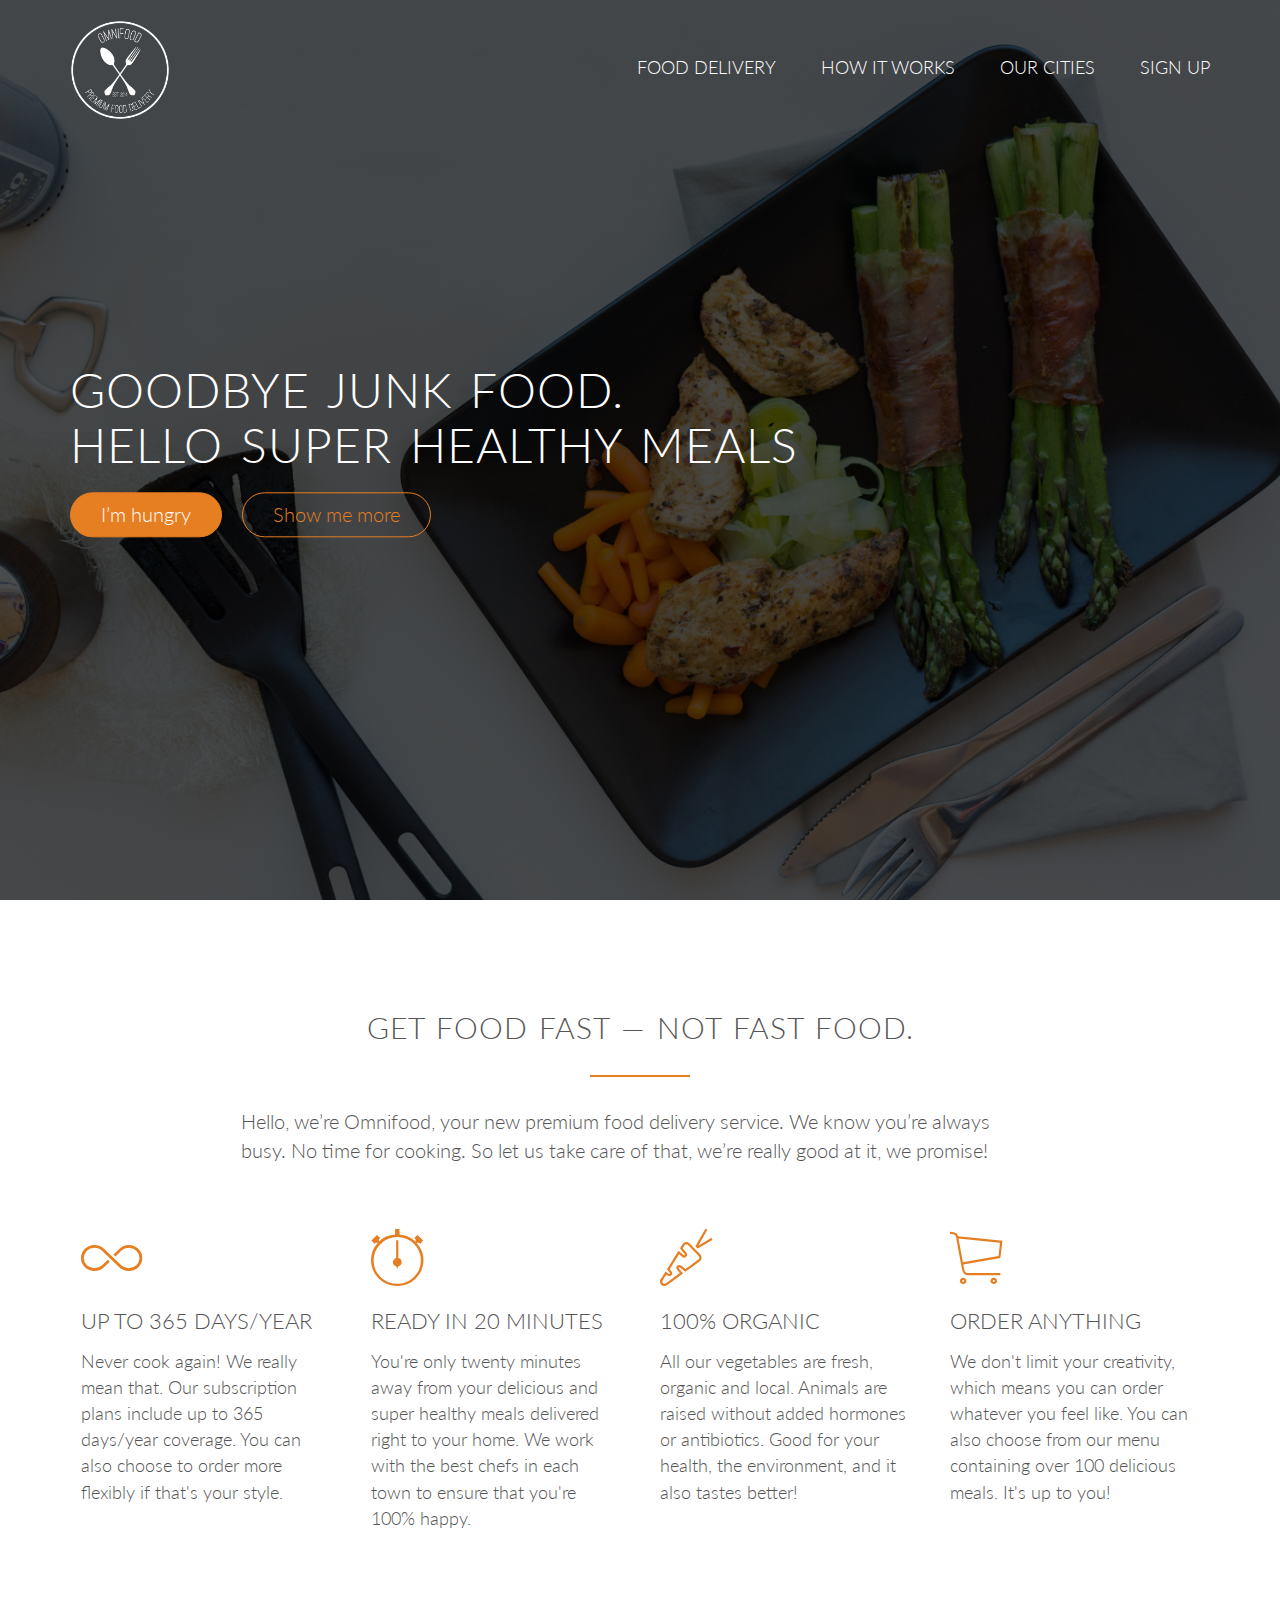
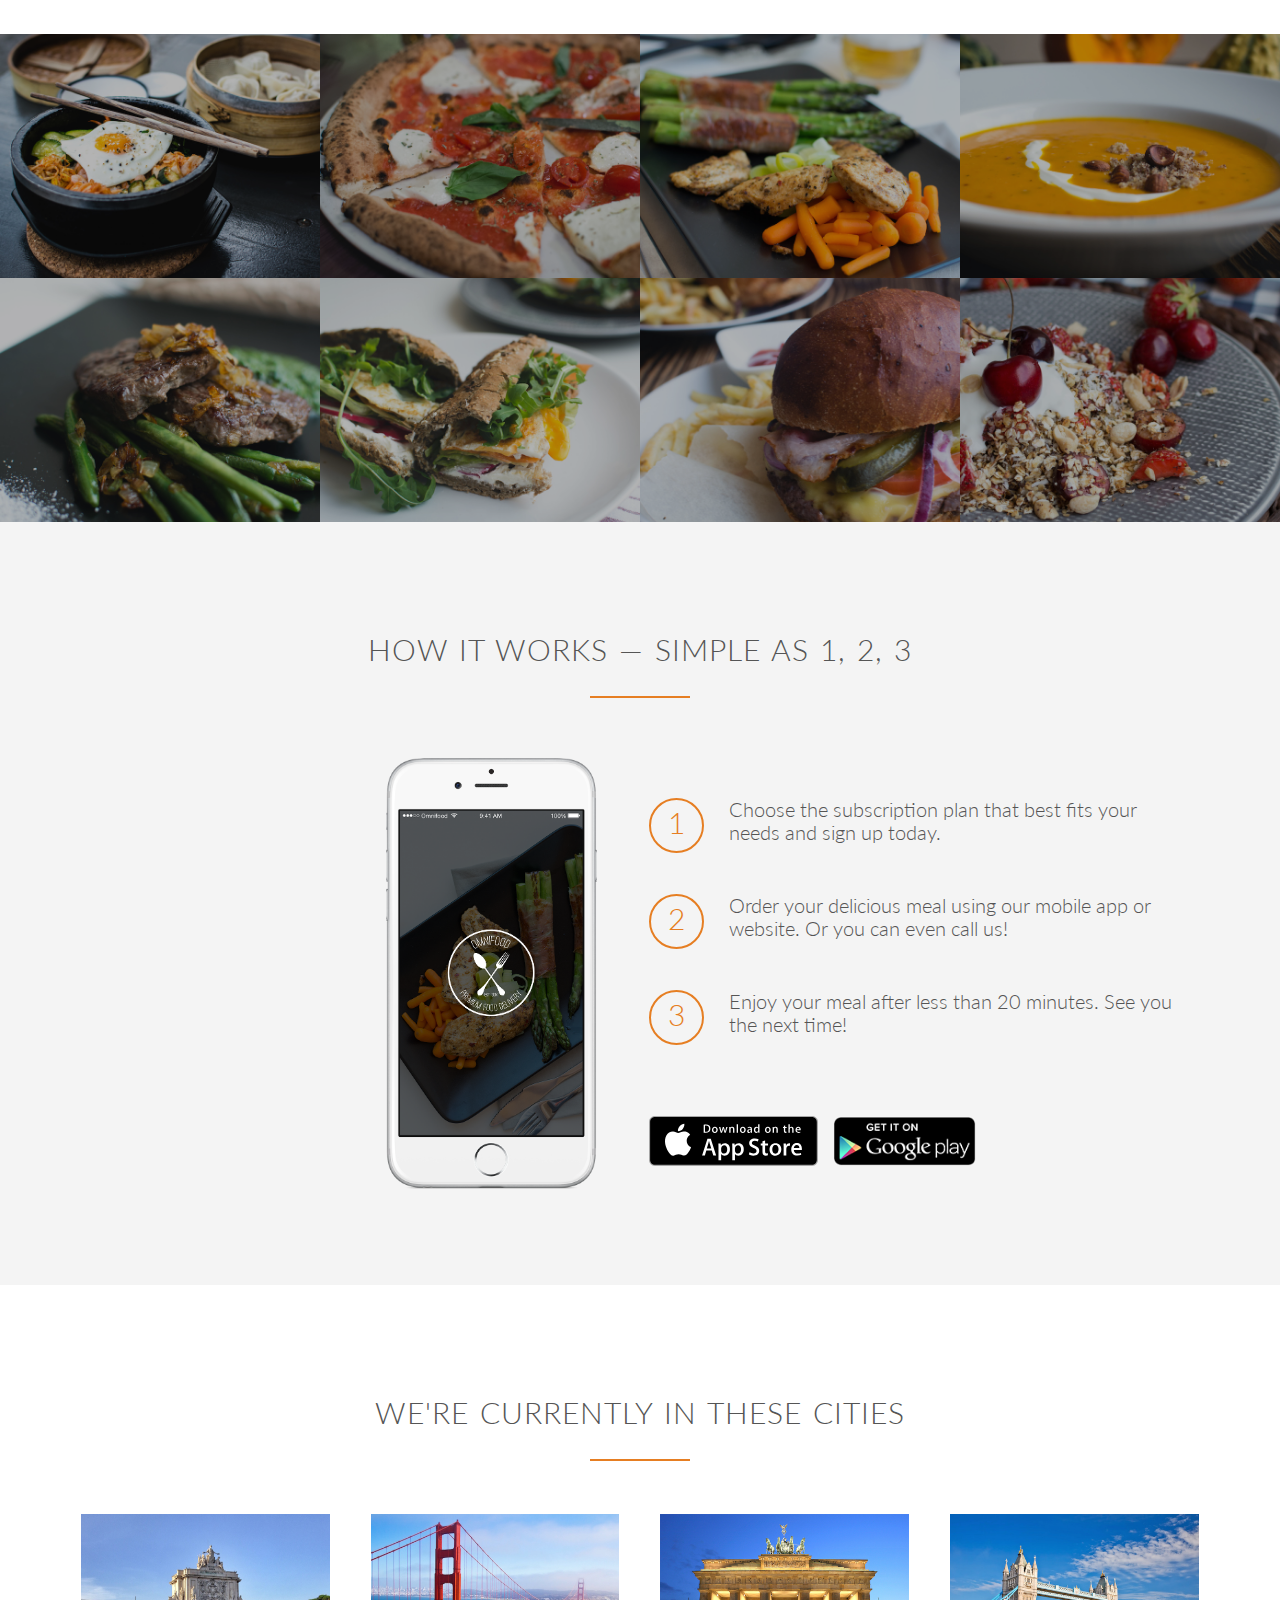
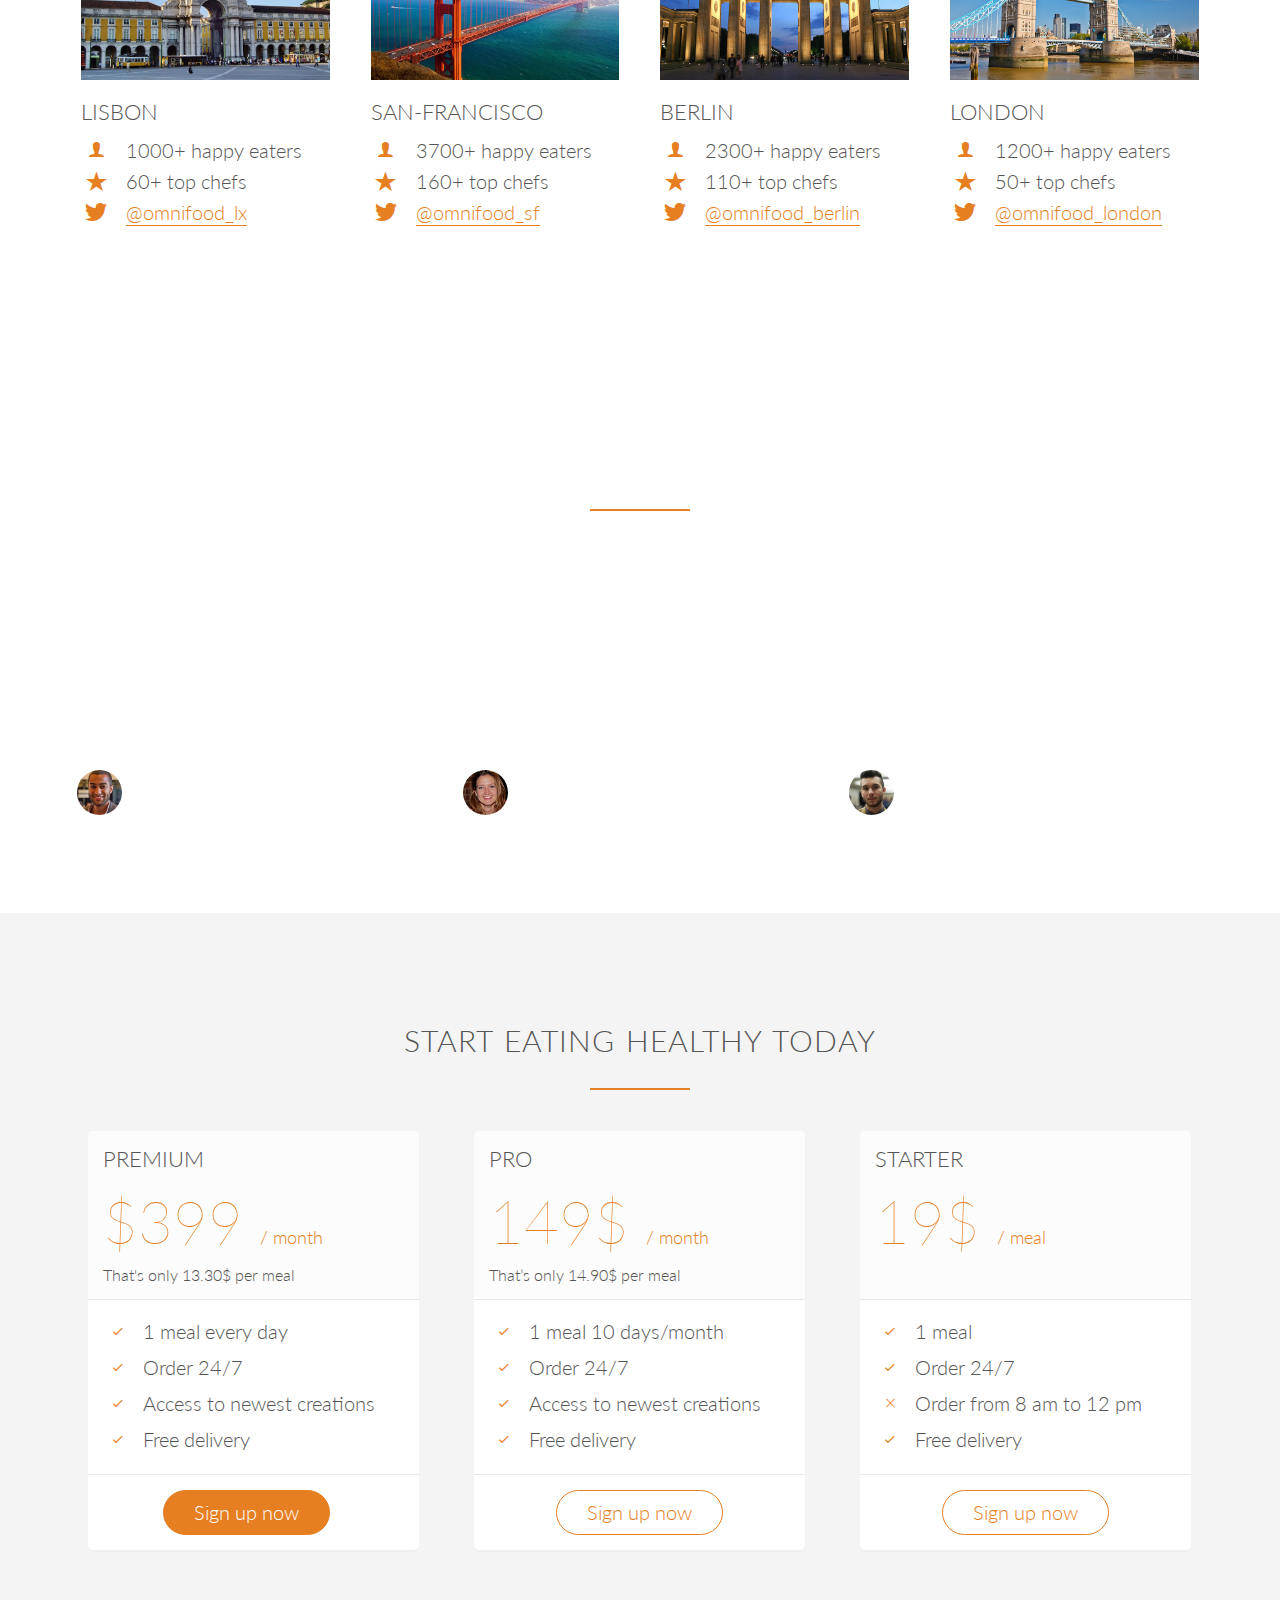
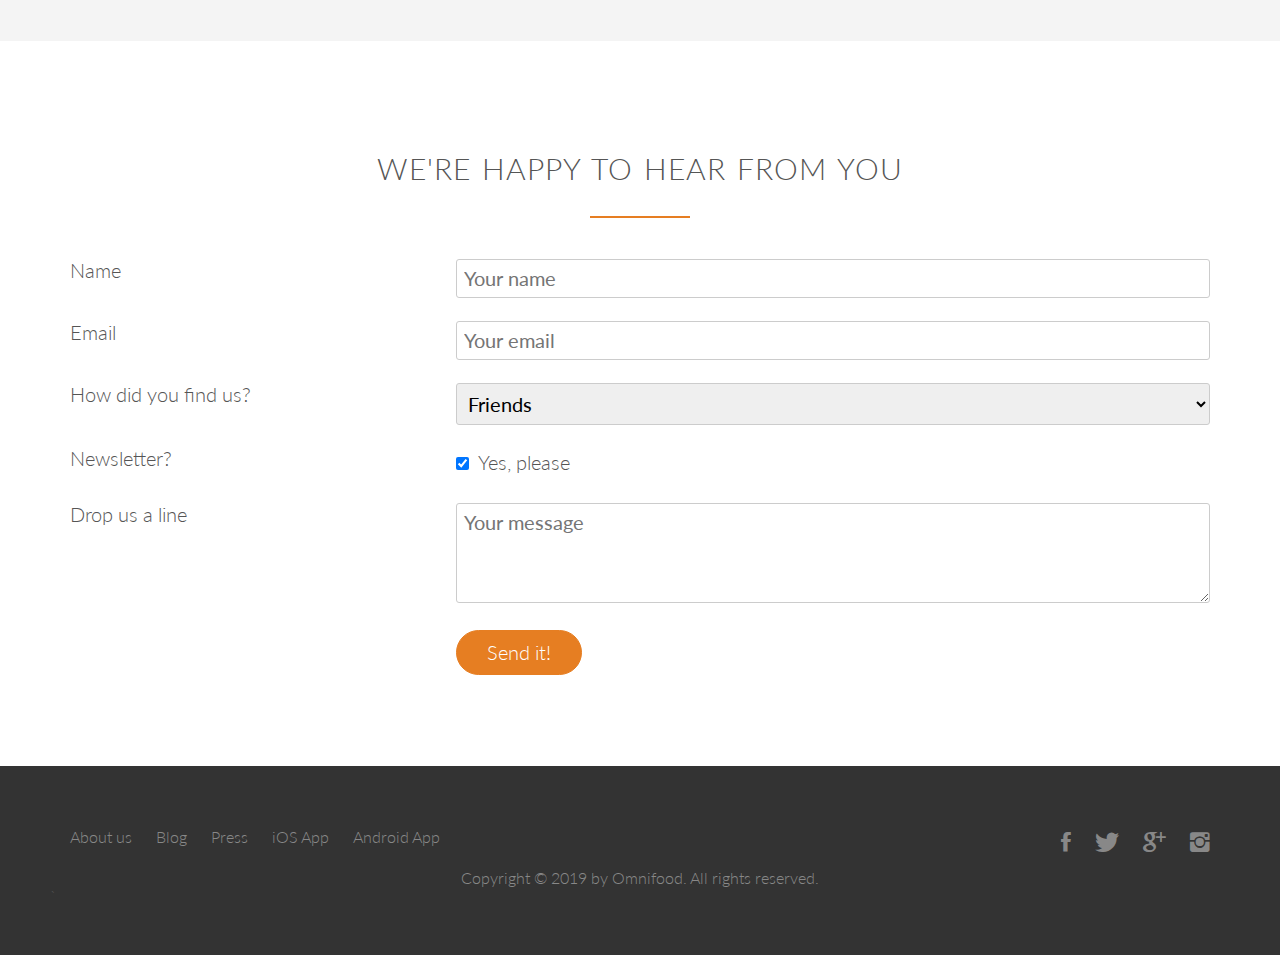
<file: index.html>
<!DOCTYPE html>
<html lang="en">

<head>
    <link rel="stylesheet" type="text/css" href="vendors/css/normalize.css">
    <link rel="stylesheet" type="text/css" href="vendors/css/grid.css">
    <link rel="stylesheet" type="text/css" href="vendors/css/ionicons.min.css">
    <link rel="stylesheet" type="text/css" href="resources/css/style.css">
    <link href='http://fonts.googleapis.com/css?family=Lato:100,300,400,300italic' rel='stylesheet' type='text/css'>
    <title>Omnifood</title>
</head>

<body>
    <header>
        <nav>
            <div class="row">
                <img src="resources/img/logo-white.png" alt="omnifood logo" class="logo">
                <ul class="main-nav">
                    <li><a href="#">Food delivery</a></li>
                    <li><a href="#">How it works</a></li>
                    <li><a href="#">Our cities</a></li>
                    <li><a href="#">Sign up</a></li>
                </ul>

            </div>
        </nav>
        <div class="hero-text-box">
            <h1>Goodbye junk food. <br>Hello super healthy meals</h1>
            <a class="btn btn-full" href="#">I’m hungry </a>
            <a class="btn btn-ghost" href="#">Show me more</a>
        </div>
    </header>

    <section class="section-features">
        <div class="row">
            <h2>Get food fast &mdash; not fast food.</h2>
            <p class="long-copy">
                Hello, we’re Omnifood, your new premium food delivery service. We know you’re always busy. No time for
                cooking. So let us take care of that, we’re really good at it, we promise!
            </p>
        </div>

        <div class="row">
            <div class="col span-1-of-4 box">
                <i class="ion-ios-infinite-outline icon-big"></i>
                <h3>Up to 365 days/year</h3>
                <p>
                    Never cook again! We really mean that. Our subscription plans include up to 365 days/year coverage.
                    You can also choose to order more flexibly if that's your style.
                </p>
            </div>

            <div class="col span-1-of-4 box">
                <i class="ion-ios-stopwatch-outline icon-big"></i>
                <h3>Ready in 20 minutes</h3>

                <p>
                    You're only twenty minutes away from your delicious and super healthy meals delivered right to your
                    home. We work with the best chefs in each town to ensure that you're 100% happy.
                </p>
            </div>

            <div class="col span-1-of-4 box">
                <i class="ion-ios-nutrition-outline icon-big"></i>
                <h3>100% organic</h3>

                <p>
                    All our vegetables are fresh, organic and local. Animals are raised without added hormones or
                    antibiotics. Good for your health, the environment, and it also tastes better!

                </p>
            </div>

            <div class="col span-1-of-4 box">
                <i class="ion-ios-cart-outline icon-big"></i>
                <h3>Order anything</h3>

                <p>
                    We don't limit your creativity, which means you can order whatever you feel like. You can also
                    choose from our menu containing over 100 delicious meals. It's up to you!
                </p>
            </div>
        </div>
    </section>

    <section class="section-meals">
        <ul class="meals-showcase clearfix">
            <li>
                <figure class="meal-photo">
                    <img src="resources/img/1.jpg" alt="Korean bibimbap with egg and vegetables">
                </figure>
            </li>

            <li>
                <figure class="meal-photo">
                    <img src="resources/img/2.jpg" alt="Simple italian pizza with cherry tomatoes">
                </figure>
            </li>

            <li>
                <figure class="meal-photo">
                    <img src="resources/img/3.jpg" alt="Chicken breast steak with vegetables">
                </figure>
            </li>

            <li>
                <figure class="meal-photo">
                    <img src="resources/img/4.jpg" alt="Autumn pumpkin soup">
                </figure>
            </li>
        </ul>

        <ul class="meals-showcase clearfix">
            <li>
                <figure class="meal-photo">
                    <img src="resources/img/5.jpg" alt="Paleo beef steak with vegetables">
                </figure>
            </li>

            <li>
                <figure class="meal-photo">
                    <img src="resources/img/6.jpg" alt="Healthy baguette with egg and vegetables">
                </figure>
            </li>

            <li>
                <figure class="meal-photo">
                    <img src="resources/img/7.jpg" alt="Burger with cheddar and bacon">
                </figure>
            </li>

            <li>
                <figure class="meal-photo">
                    <img src="resources/img/8.jpg" alt="Granola with cherries and strawberries">
                </figure>
            </li>
        </ul>

    </section>

    <section class="section-steps">
        <div class="row">
            <h2>How it works &mdash; Simple as 1, 2, 3</h2>
        </div>

        <div class="row">
            <div class="col span-1-of-2 steps-box">
                <img src="resources/img/app-iPhone.png" alt="Omnifood app on iPhone" class="app-screen">
            </div>
            <div class="col span-1-of-2 steps-box">
                <div class="works-step">
                    <div>1</div>
                    <p>Choose the subscription plan that best fits your needs and sign up today.</p>
                </div>
                <div class="works-step">
                    <div>2</div>
                    <p>Order your delicious meal using our mobile app or website. Or you can even call us!</p>
                </div>
                <div class="works-step">
                    <div>3</div>
                    <p>Enjoy your meal after less than 20 minutes. See you the next time!</p>
                </div>

                <a href="#" class="btn-app"><img src="resources/img/download-app.svg" alt="App Store Button"></a>
                <a href="#" class="btn-app"><img src="resources/img/download-app-android.png"
                        alt="Play Store Button"></a>
            </div>
        </div>

    </section>

    <section class="section-cities">
        <div class="row">
            <h2>We're currently in these cities</h2>
        </div>

        <div class="row">
            <div class="col span-1-of-4 box">
                <img src="resources/img/lisbon-3.jpg" alt="Lisbon">
                <h3>Lisbon</h3>
                <div class="city-feature">
                    <i class="ion-ios-person icon-small"></i>
                    1000+ happy eaters
                </div>

                <div class="city-feature">
                    <i class="ion-ios-star icon-small"></i>
                    60+ top chefs
                </div>

                <div class="city-feature">
                    <i class="ion-social-twitter icon-small"></i>
                    <a href="#">@omnifood_lx</a>

                </div>
            </div>


            <div class="col span-1-of-4 box">
                <img src="resources/img/san-francisco.jpg" alt="San Francisco">
                <h3>San-Francisco</h3>
                <div class="city-feature">
                    <i class="ion-ios-person icon-small"></i>
                    3700+ happy eaters
                </div>

                <div class="city-feature">
                    <i class="ion-ios-star icon-small"></i>
                    160+ top chefs
                </div>

                <div class="city-feature">
                    <i class="ion-social-twitter icon-small"></i>
                    <a href="#">@omnifood_sf</a>
                </div>
            </div>

            <div class="col span-1-of-4 box">
                <img src="resources/img/berlin.jpg" alt="Berlin">
                <h3>Berlin</h3>
                <div class="city-feature">
                    <i class="ion-ios-person icon-small"></i>
                    2300+ happy eaters
                </div>

                <div class="city-feature">
                    <i class="ion-ios-star icon-small"></i>
                    110+ top chefs
                </div>

                <div class="city-feature">
                    <i class="ion-social-twitter icon-small"></i>
                    <a href="#">@omnifood_berlin</a>
                </div>
            </div>

            <div class="col span-1-of-4 box">
                <img src="resources/img/london.jpg" alt="London">
                <h3>London</h3>
                <div class="city-feature">
                    <i class="ion-ios-person icon-small"></i>
                    1200+ happy eaters
                </div>

                <div class="city-feature">
                    <i class="ion-ios-star icon-small"></i>
                    50+ top chefs
                </div>

                <div class="city-feature">
                    <i class="ion-social-twitter icon-small"></i>
                    <a href="#">@omnifood_london</a>
                </div>
            </div>

        </div>
    </section>

    <section class="section-testimonials">
        <div class="row">
            <h2>Our customers can't live without us</h2>
        </div>
        <div class="row">
            <div class="col span-1-of-3">
                <blockquote>
                    Omnifood is just awesome! I just launched a startup which leaves me with no time for cooking, so
                    Omnifood is a life-saver. Now that I got used to it, I couldn't live without my daily meals!
                    <cite><img src="resources/img/customer-1.jpg">Alberto Duncan</cite>
                </blockquote>
            </div>

            <div class="col span-1-of-3">
                <blockquote>
                    Inexpensive, healthy and great-tasting meals, delivered right to my home. We have lots of food
                    delivery here in Lisbon, but no one comes even close to Omifood. Me and my family are so in love!
                    <cite><img src="resources/img/customer-2.jpg">Joana Silva</cite>
                </blockquote>
            </div>
            <div class="col span-1-of-3">
                <blockquote>
                    I was looking for a quick and easy food delivery service in San Franciso. I tried a lot of them and
                    ended up with Omnifood. Best food delivery service in the Bay Area. Keep up the great work!
                    <cite><img src="resources/img/customer-3.jpg">Milton Chapman</cite>
                </blockquote>
            </div>

        </div>
    </section>

    <section class="section-plans">
        <div class="row">
            <h2>Start eating healthy today</h2>
        </div>

        <div class="row">
            <div class="col span-1-of-3">
                <div class="plan-box">
                    <div>
                        <h3>Premium</h3>
                        <p class="plan-price">$399 <span>/ month</span></p>
                        <p class="plan-price-meal">That's only 13.30$ per meal</p>
                    </div>
                    <div>
                        <ul>
                            <li><i class="ion-ios-checkmark-empty icon-small"></i>1 meal every day</li>
                            <li><i class="ion-ios-checkmark-empty icon-small"></i>Order 24/7</li>
                            <li><i class="ion-ios-checkmark-empty icon-small"></i>Access to newest creations</li>
                            <li><i class="ion-ios-checkmark-empty icon-small"></i>Free delivery</li>
                        </ul>
                    </div>
                    <div>
                        <a href="#" class="btn btn-full">Sign up now</a>
                    </div>
                </div>
            </div>

            <div class="col span-1-of-3">
                <div class="plan-box">
                    <div>
                        <h3>Pro</h3>
                        <p class="plan-price">149$ <span>/ month</span></p>
                        <p class="plan-price-meal">That’s only 14.90$ per meal</p>
                    </div>
                    <div>
                        <ul>
                            <li><i class="ion-ios-checkmark-empty icon-small"></i>1 meal 10 days/month</li>
                            <li><i class="ion-ios-checkmark-empty icon-small"></i>Order 24/7</li>
                            <li><i class="ion-ios-checkmark-empty icon-small"></i>Access to newest creations</li>
                            <li><i class="ion-ios-checkmark-empty icon-small"></i>Free delivery</li>
                        </ul>
                    </div>
                    <div>
                        <a href="#" class="btn btn-ghost">Sign up now</a>
                    </div>
                </div>
            </div>


            <div class="col span-1-of-3">
                <div class="plan-box">
                    <div>
                        <h3>Starter</h3>
                        <p class="plan-price">19$ <span>/ meal</span></p>
                        <!-- <p class="plan-price-meal">That’s only 14.90$ per meal</p> -->
                        <p class="plan-price-meal">&nbsp;</p>
                    </div>
                    <div>
                        <ul>
                            <li><i class="ion-ios-checkmark-empty icon-small"></i>1 meal</li>
                            <li><i class="ion-ios-checkmark-empty icon-small"></i>Order 24/7</li>
                            <li><i class="ion-ios-close-empty icon-small"></i>Order from 8 am to 12 pm</li>
                            <li><i class="ion-ios-checkmark-empty icon-small"></i>Free delivery</li>
                        </ul>
                    </div>
                    <div>
                        <a href="#" class="btn btn-ghost">Sign up now</a>
                    </div>
                </div>
            </div>
        </div>
    </section>


    <section class="section-form">

        <div class="row">
            <h2>We're happy to hear from you</h2>
        </div>
        <div class="row">
            <form method="post" action="#" class="`-form">
                <div class="row">
                    <div class="col span-1-of-3">
                        <label for="name">Name</label>
                    </div>
                    <div class="col span-2-of-3">
                        <input type="text" name="name" id="name" placeholder="Your name" required>
                    </div>
                </div>

                <div class="row">
                    <div class="col span-1-of-3">
                        <label for="email">Email</label>
                    </div>
                    <div class="col span-2-of-3">
                        <input type="email" name="email" id="email" placeholder="Your email" required>
                    </div>
                </div>

                <div class="row">
                    <div class="col span-1-of-3">
                        <label for="find-us">How did you find us?</label>
                    </div>
                    <div class="col span-2-of-3">
                        <select name="find-us" id="find-us">
                            <option value="friends" selected>Friends</option>
                            <option value="search">Search Engine</option>
                            <option value="ad">Advertisement</option>
                            <option value="other">Other</option>
                        </select>
                    </div>
                </div>


                <div class="row">
                    <div class="col span-1-of-3">
                        <label for="news">Newsletter?</label>
                    </div>
                    <div class="col span-2-of-3">
                        <input type="checkbox" name="news" id="news" checked> Yes, please
                    </div>
                </div>

                <div class="row">
                    <div class="col span-1-of-3">
                        <label for="message">Drop us a line</label>
                    </div>
                    <div class="col span-2-of-3">
                        <textarea name="message" placeholder="Your message"></textarea>
                    </div>
                </div>

                <div class="row">
                    <div class="col span-1-of-3">
                        <label>&nbsp;</label>
                    </div>
                    <div class="col span-2-of-3">
                        <input type="submit" value="Send it!">
                    </div>
                </div>

            </form>
        </div>
    </section>


    <footer>
        <div class="row">
            <div class="col span-1-of-2">
                <ul class="footer-nav">
                    <li><a href="#">About us</a></li>
                    <li><a href="#">Blog</a></li>
                    <li><a href="#">Press</a></li>
                    <li><a href="#">iOS App</a></li>
                    <li><a href="#">Android App</a></li>
                </ul>
            </div>
            <div class="col span-1-of-2">
                <ul class="social-links">
                    <li><a href="#"><i class="ion-social-facebook"></i></a></li>
                    <li><a href="#"><i class="ion-social-twitter"></i></a></li>
                    <li><a href="#"><i class="ion-social-googleplus"></i></a></li>
                    <li><a href="#"><i class="ion-social-instagram"></i></a></li>
                </ul>
            </div>
            
            <div class="row">
                <p>
                    Copyright &copy; 2019 by Omnifood. All rights reserved.
                </p>
            </div>
        </div>`
    </footer>

</body>

</html>
</file>
<file: vendors/css/grid.css>
/*  SECTIONS  ============================================================================= */

.section {
	clear: both;
	padding: 0px;
	margin: 0px;
}

/*  GROUPING  ============================================================================= */

.row {
    zoom: 1; /* For IE 6/7 (trigger hasLayout) */
}

.row:before,
.row:after {
    content:"";
    display:table;
}
.row:after {
    clear:both;
}

/*  GRID COLUMN SETUP   ==================================================================== */

.col {
	display: block;
	float:left;
	margin: 1% 0 1% 1.6%;
}

.col:first-child { margin-left: 0; } /* all browsers except IE6 and lower */


/*  REMOVE MARGINS AS ALL GO FULL WIDTH AT 480 PIXELS */

@media only screen and (max-width: 480px) {
	.col { 
		/*margin: 1% 0 1% 0%;*/
        margin: 0;
	}
}


/*  GRID OF TWO   ============================================================================= */


.span-2-of-2 {
	width: 100%;
}

.span-1-of-2 {
	width: 49.2%;
}

/*  GO FULL WIDTH AT LESS THAN 480 PIXELS */

@media only screen and (max-width: 480px) {
	.span-2-of-2 {
		width: 100%; 
	}
	.span-1-of-2 {
		width: 100%; 
	}
}


/*  GRID OF THREE   ============================================================================= */

	
.span-3-of-3 {
	width: 100%; 
}

.span-2-of-3 {
	width: 66.13%; 
}

.span-1-of-3 {
	width: 32.26%; 
}


/*  GO FULL WIDTH AT LESS THAN 480 PIXELS */

@media only screen and (max-width: 480px) {
	.span-3-of-3 {
		width: 100%; 
	}
	.span-2-of-3 {
		width: 100%; 
	}
	.span-1-of-3 {
		width: 100%;
	}
}

/*  GRID OF FOUR   ============================================================================= */

	
.span-4-of-4 {
	width: 100%; 
}

.span-3-of-4 {
	width: 74.6%; 
}

.span-2-of-4 {
	width: 49.2%; 
}

.span-1-of-4 {
	width: 23.8%; 
}


/*  GO FULL WIDTH AT LESS THAN 480 PIXELS */

@media only screen and (max-width: 480px) {
	.span-4-of-4 {
		width: 100%; 
	}
	.span-3-of-4 {
		width: 100%; 
	}
	.span-2-of-4 {
		width: 100%; 
	}
	.span-1-of-4 {
		width: 100%; 
	}
}


/*  GRID OF FIVE   ============================================================================= */

	
.span-5-of-5 {
	width: 100%;
}

.span-4-of-5 {
  	width: 79.68%; 
}

.span-3-of-5 {
  	width: 59.36%; 
}

.span-2-of-5 {
  	width: 39.04%;
}

.span-1-of-5 {
  	width: 18.72%;
}


/*  GO FULL WIDTH AT LESS THAN 480 PIXELS */

@media only screen and (max-width: 480px) {
	.span-5-of-5 {
		width: 100%; 
	}
	.span-4-of-5 {
		width: 100%; 
	}
	.span-3-of-5 {
		width: 100%; 
	}
	.span-2-of-5 {
		width: 100%; 
	}
	.span-1-of-5 {
		width: 100%; 
	}
}


/*  GRID OF SIX   ============================================================================= */


.span-6-of-6 {
	width: 100%;
}

.span-5-of-6 {
  	width: 83.06%;
}

.span-4-of-6 {
  	width: 66.13%;
}

.span-3-of-6 {
  	width: 49.2%;
}

.span-2-of-6 {
  	width: 32.26%;
}

.span-1-of-6 {
  	width: 15.33%;
}


/*  GO FULL WIDTH AT LESS THAN 480 PIXELS */

@media only screen and (max-width: 480px) {
	.span-6-of-6 {
		width: 100%; 
	}
	.span-5-of-6 {
		width: 100%; 
	}
	.span-4-of-6 {
		width: 100%; 
	}
	.span-3-of-6 {
		width: 100%; 
	}
	.span-2-of-6 {
		width: 100%; 
	}
	.span-1-of-6 {
		width: 100%; 
	}
}



/*  GRID OF SEVEN   ============================================================================= */


.span-7-of-7 {
	width: 100%;
}

.span-6-of-7 {
	width: 85.48%;
}

.span-5-of-7 {
  	width: 70.97%;
}

.span-4-of-7 {
  	width: 56.45%;
}

.span-3-of-7 {
  	width: 41.94%;
}

.span-2-of-7 {
  	width: 27.42%;
}

.span-1-of-7 {
  	width: 12.91%;
}


/*  GO FULL WIDTH AT LESS THAN 480 PIXELS */

@media only screen and (max-width: 480px) {
	.span-7-of-7 {
		width: 100%; 
	}
	.span-6-of-7 {
		width: 100%; 
	}
	.span-5-of-7 {
		width: 100%; 
	}
	.span-4-of-7 {
		width: 100%; 
	}
	.span-3-of-7 {
		width: 100%; 
	}
	.span-2-of-7 {
		width: 100%; 
	}
	.span-1-of-7 {
		width: 100%; 
	}
}


/*  GRID OF EIGHT   ============================================================================= */

	
.span-8-of-8 {
	width: 100%;
}

.span-7-of-8 {
	width: 87.3%; 
}

.span-6-of-8 {
	width: 74.6%; 
}

.span-5-of-8 {
	width: 61.9%; 
}

.span-4-of-8 {
	width: 49.2%; 
}

.span-3-of-8 {
	width: 36.5%;
}

.span-2-of-8 {
	width: 23.8%; 
}

.span-1-of-8 {
	width: 11.1%; 
}


/*  GO FULL WIDTH AT LESS THAN 480 PIXELS */

@media only screen and (max-width: 480px) {
	.span-8-of-8 {
		width: 100%; 
	}
	.span-7-of-8 {
		width: 100%; 
	}
	.span-6-of-8 {
		width: 100%; 
	}
	.span-5-of-8 {
		width: 100%; 
	}
	.span-4-of-8 {
		width: 100%; 
	}
	.span-3-of-8 {
		width: 100%; 
	}
	.span-2-of-8 {
		width: 100%; 
	}
	.span-1-of-8 {
		width: 100%; 
	}
}


/*  GRID OF NINE   ============================================================================= */


.span-9-of-9 {
	width: 100%;
}

.span-8-of-9 {
	width: 88.71%;
}

.span-7-of-9 {
	width: 77.42%; 
}

.span-6-of-9 {
	width: 66.13%; 
}

.span-5-of-9 {
	width: 54.84%; 
}

.span-4-of-9 {
	width: 43.55%; 
}

.span-3-of-9 {
	width: 32.26%;
}

.span-2-of-9 {
	width: 20.97%; 
}

.span-1-of-9 {
	width: 9.68%; 
}


/*  GO FULL WIDTH AT LESS THAN 480 PIXELS */

@media only screen and (max-width: 480px) {
	.span-9-of-9 {
		width: 100%; 
	}
	.span-8-of-9 {
		width: 100%; 
	}
	.span-7-of-9 {
		width: 100%; 
	}
	.span-6-of-9 {
		width: 100%; 
	}
	.span-5-of-9 {
		width: 100%; 
	}
	.span-4-of-9 {
		width: 100%; 
	}
	.span-3-of-9 {
		width: 100%; 
	}
	.span-2-of-9 {
		width: 100%; 
	}
	.span-1-of-9 {
		width: 100%; 
	}
}


/*  GRID OF TEN   ============================================================================= */


.span-10-of-10 {
	width: 100%;
}

.span-9-of-10 {
	width: 89.84%;
}

.span-8-of-10 {
	width: 79.68%;
}

.span-7-of-10 {
	width: 69.52%; 
}

.span-6-of-10 {
	width: 59.36%; 
}

.span-5-of-10 {
	width: 49.2%; 
}

.span-4-of-10 {
	width: 39.04%; 
}

.span-3-of-10 {
	width: 28.88%;
}

.span-2-of-10 {
	width: 18.72%; 
}

.span-1-of-10 {
	width: 8.56%; 
}


/*  GO FULL WIDTH AT LESS THAN 480 PIXELS */

@media only screen and (max-width: 480px) {
	.span-10-of-10 {
		width: 100%; 
	}
	.span-9-of-10 {
		width: 100%; 
	}
	.span-8-of-10 {
		width: 100%; 
	}
	.span-7-of-10 {
		width: 100%; 
	}
	.span-6-of-10 {
		width: 100%; 
	}
	.span-5-of-10 {
		width: 100%; 
	}
	.span-4-of-10 {
		width: 100%; 
	}
	.span-3-of-10 {
		width: 100%; 
	}
	.span-2-of-10 {
		width: 100%; 
	}
	.span-1-of-10 {
		width: 100%; 
	}
}


/*  GRID OF ELEVEN   ============================================================================= */

.span-11-of-11 {
	width: 100%;
}

.span-10-of-11 {
	width: 90.76%;
}

.span-9-of-11 {
	width: 81.52%;
}

.span-8-of-11 {
	width: 72.29%;
}

.span-7-of-11 {
	width: 63.05%; 
}

.span-6-of-11 {
	width: 53.81%; 
}

.span-5-of-11 {
	width: 44.58%; 
}

.span-4-of-11 {
	width: 35.34%; 
}

.span-3-of-11 {
	width: 26.1%;
}

.span-2-of-11 {
	width: 16.87%; 
}

.span-1-of-11 {
	width: 7.63%; 
}


/*  GO FULL WIDTH AT LESS THAN 480 PIXELS */

@media only screen and (max-width: 480px) {
	.span-11-of-11 {
		width: 100%; 
	}
	.span-10-of-11 {
		width: 100%; 
	}
	.span-9-of-11 {
		width: 100%; 
	}
	.span-8-of-11 {
		width: 100%; 
	}
	.span-7-of-11 {
		width: 100%; 
	}
	.span-6-of-11 {
		width: 100%; 
	}
	.span-5-of-11 {
		width: 100%; 
	}
	.span-4-of-11 {
		width: 100%; 
	}
	.span-3-of-11 {
		width: 100%; 
	}
	.span-2-of-11 {
		width: 100%; 
	}
	.span-1-of-11 {
		width: 100%; 
	}
}


/*  GRID OF TWELVE   ============================================================================= */

.span-12-of-12 {
	width: 100%;
}

.span-11-of-12 {
	width: 91.53%;
}

.span-10-of-12 {
	width: 83.06%;
}

.span-9-of-12 {
	width: 74.6%;
}

.span-8-of-12 {
	width: 66.13%;
}

.span-7-of-12 {
	width: 57.66%; 
}

.span-6-of-12 {
	width: 49.2%; 
}

.span-5-of-12 {
	width: 40.73%; 
}

.span-4-of-12 {
	width: 32.26%; 
}

.span-3-of-12 {
	width: 23.8%;
}

.span-2-of-12 {
	width: 15.33%; 
}

.span-1-of-12 {
	width: 6.86%; 
}


/*  GO FULL WIDTH AT LESS THAN 480 PIXELS */

@media only screen and (max-width: 480px) {
	.span-12-of-12 {
		width: 100%; 
	}
	.span-11-of-12 {
		width: 100%; 
	}
	.span-10-of-12 {
		width: 100%; 
	}
	.span-9-of-12 {
		width: 100%; 
	}
	.span-8-of-12 {
		width: 100%; 
	}
	.span-7-of-12 {
		width: 100%; 
	}
	.span-6-of-12 {
		width: 100%; 
	}
	.span-5-of-12 {
		width: 100%; 
	}
	.span-4-of-12 {
		width: 100%; 
	}
	.span-3-of-12 {
		width: 100%; 
	}
	.span-2-of-12 {
		width: 100%; 
	}
	.span-1-of-12 {
		width: 100%; 
	}
}
</file>
<file: resources/css/style.css>
/* -------------------------------------- */
/* BASIC SETUP  */
/* -------------------------------------- */
* {
    margin: 0;
    padding: 0;
    box-sizing: border-box;
}

html {
    background-color: #fff;
    color: #555;
    font-family: 'Lato', 'Arial', sans-serif;
    font-weight: 300;
    font-size: 20px;
    text-rendering: optimizeLegibility;
}

.clearfix {
    zoom: 1
}

.clearfix:after {
    content: '.';
    clear: both;
    display: block;
    height: 0;
    visibility: hidden;
}

/* -------------------------------------- */
/* RESUABLE COMPONENTS  */
/* -------------------------------------- */

.row {
    max-width: 1140px;
    margin: 0 auto;
}

section {
    padding: 80px 0;
}

.box {
    padding: 1%;
}


/* -------------------------------------- */
/* HEADINGS  */
/* -------------------------------------- */


h1,
h2,
h3 {
    font-weight: 300;
    text-transform: uppercase;
}

h1 {
    margin-top: 0;
    margin-bottom: 20px;
    color: white;
    font-size: 240%;
    word-spacing: 4px;
    letter-spacing: 1px;
}

h2 {
    font-size: 180;
    word-spacing: 2px;
    text-align: center;
    margin: 30px;
    letter-spacing: 1px;
}

h2:after {
    display: block;
    height: 2px;
    background-color: #e67e22;
    content: " ";
    width: 100px;
    margin: 0 auto;
    margin-top: 30px;
}

h3 {
    font-size: 110%;
    margin-bottom: 15px;
}


/* -------------------------------------- */
/* PARAGRAPHS  */
/* -------------------------------------- */
.long-copy {
    line-height: 145%;
    width: 70%;
    margin-left: 15%;
}

.box p {
    font-size: 90%;
    line-height: 145%;
}

/* -------------------------------------- */
/* ICONS  */
/* -------------------------------------- */
.icon-big {
    font-size: 350%;
    display: block;
    color: #e67e22;
    margin-bottom: 10px;
}

.icon-small {
    display: inline-block;
    width: 30px;
    text-align: center;
    color: #e67e22;
    font-size: 120%;
    margin-right: 10px;

    /* Secret to align text and icons */
    line-height: 120%;
    vertical-align: middle;
    margin-top: -5px;
}

/* -------------------------------------- */
/* LINKS  */
/* -------------------------------------- */

a:link,
a:visited {
    color: #e67e22;
    text-decoration: none;
    border-bottom: 1px solid #e67e22;
    padding-bottom: 1px;
    transition: border-bottom 0.2s, color 0.2s;
}

a:hover,
a:active {
    color: #e67e22;
    border-bottom: 1px solid transparent;
}

/* -------------------------------------- */
/* BUTTONS  */
/* -------------------------------------- */

.btn:link,
.btn:visited,
input[type=submit] {
    display: inline-block;
    padding: 10px 30px;
    font-weight: 300;
    text-decoration: none;
    border-radius: 200px;
    /* applies the changes for hover and everything else happen over a transition time */
    transition: background-color 0.2s, border 0.2s, color 0.2s;

}

.btn-full:link,
.btn-full:visited,
input[type=submit] {
    background-color: #e67e22;
    border: 1px solid #e67e22;
    color: white;
    margin-right: 15px;
}

.btn-ghost:link,
.btn-ghost:visited {
    border: 1px solid #e67e22;
    color: #e67e22;
}


.btn:hover,
.btn:active,
input[type=submit]:hover,
input[type=submit]:active {
    background-color: #cf6d17;
}


.btn-full:hover,
.btn-full:active {
    border: 1px solid #cf6d17;
}

.btn-ghost:hover,
.btn-ghost:active {
    border: 1px solid #cf6d17;
    color: #fff;
}

/* -------------------------------------- */
/* HEADER  */
/* -------------------------------------- */

header {
    /* linear gradient changes the transparency/color */
    /* url used to locate the file for the image */
    background-image: linear-gradient(rgba(0, 0, 0, 0.7), rgba(0, 0, 0, 0.7)), url(img/hero.jpg);
    background-size: cover;
    background-position: center;
    height: 100vh;
    background-attachment: fixed;
}

.hero-text-box {
    position: absolute;
    width: 1140px;
    top: 50%;
    left: 50%;
    transform: translate(-50%, -50%);
}


.logo {
    height: 100px;
    width: auto;
    float: left;
    margin-top: 20px;
}

.main-nav {
    float: right;
    list-style: none;
    margin-top: 55px;
}

.main-nav li {
    display: inline-block;
    margin-left: 40px;
}

.main-nav li a:link,
.main-nav li a:visited {
    padding: 8px 0;
    color: white;
    text-decoration: none;
    text-transform: uppercase;
    font-size: 90%;
    border-bottom: 2px solid transparent;
    transition: border-bottom 0.2s;

}

.main-nav li a:hover,
.main-nav li a:active {
    border-bottom: 2px solid #e67e22;
}



/* -------------------------------------- */
/* FEATURES  */
/* -------------------------------------- */

.section-features .long-copy {
    margin-bottom: 30px;
}


/* -------------------------------------- */
/* MEALS  */
/* -------------------------------------- */

.section-meals {
    padding: 0;
}

.meals-showcase {
    list-style: none;
    width: 100%;
}

.meals-showcase li {
    display: block;
    float: left;
    width: 25%;
}

.meal-photo {
    width: 100%;
    margin: 0;
    overflow: hidden;
    background-color: #000
}

.meal-photo img {
    opacity: 0.7;
    width: 100%;
    height: auto;
    transform: scale(1.15);
    transition: transform 0.5s, opacity 0.5s;
}

.meal-photo img:hover {
    opacity: 1;
    transform: scale(1.03);
}


/* -------------------------------------- */
/* HOW IT WORKS  */
/* -------------------------------------- */

.section-steps {
    background-color: #f4f4f4;
}

.steps-box:first-child {
    text-align: right;
    padding-right: 3%;
    margin-top: 30px;

}

.steps-box:last-child {
    padding-right: 3%;
    margin-top: 70px;
}

.app-screen {
    width: 40%;
}

.works-step {
    margin-bottom: 50px;
}

.works-step:last-of-type {
    margin-bottom: 80px;
}

.works-step div {
    color: #e67e22;
    border: 2px solid #e67e22;
    display: inline-block;
    border-radius: 50%;
    height: 55px;
    width: 55px;
    text-align: center;
    padding: 5px;
    float: left;
    font-size: 150%;
    margin-right: 25px;
}

.btn-app:link,
.btn-app:visited {
    border: 0;
}

.btn-app img {
    height: 50px;
    width: auto;
    margin-right: 10px;
}



/* -------------------------------------- */
/* CITIES  */
/* -------------------------------------- */

.box img {
    width: 100%;
    height: auto;
    margin-bottom: 15px;

}

.city-feature {
    margin-bottom: 5px;
}



/* -------------------------------------- */
/* TESTIMONIALS  */
/* -------------------------------------- */

.section-testimonials {
    background-image: linear-gradient(rgba(0, 0, 0, 0.8), rgba(0, 0, 0, 0.8)), url(img/back-customers.jpg);
    background-size: cover;
    color: white;
    background-attachment: fixed;
}

blockquote {
    padding: 2%;
    font-style: italic;
    line-height: 145%;
    position: relative;
    margin-top: 40px;
}

blockquote:before {
    content: "\201C";
    font-size: 500%;
    display: block;
    position: absolute;
    top: -5px;
    left: -5px;
}

cite {
    font-size: 90%;
    margin-top: 25px;
    display: block;
}

cite img {
    height: 45px;
    border-radius: 50%;
    margin-right: 10px;
    vertical-align: middle;
}

/* -------------------------------------- */
/* SIGN UP  */
/* -------------------------------------- */

.section-plans {
    background-color: #f4f4f4;
}

.plan-box {
    background-color: white;
    border-radius: 5px;
    width: 90%;
    margin-left: 5%;
    box-shadow: 0 2px 2px #efefef;
}

.plan-box div {
    padding: 15px;
    border-bottom: 1px solid #e8e8e8;
}

.plan-box div:first-child {
    background-color: #fcfcfc;
    border-top-left-radius: 5px;
    border-top-right-radius: 5px;
}

.plan-box div:last-child {
    text-align: center;
    border: 0;
}

.plan-price {
    font-size: 300%;
    margin-bottom: 10px;
    font-weight: 100;
    color: #e67e22;
}

.plan-price span {
    font-size: 30%;
    font-weight: 300;
}

.plan-price-meal {
    font-size: 80%;
}

.plan-box ul {
    list-style: none;
}

.plan-box ul li {
    padding: 5px 0;
}

/* -------------------------------------- */
/* FORM  */
/* -------------------------------------- */

.contact-form {
    width: 60%;
    margin: 0 auto;
}

/* this only selects the inputs of type text and email instead of all inputs */
input[type=text],
input[type=email],
select,
textarea {
    width: 100%;
    padding: 7px;
    border-radius: 3px;
    border: 1px solid #ccc;
}

textarea {
    height: 100px;
}

input[type=checkbox] {
    margin: 10px 5px 10px 0;
}

*:focus {
    outline: none;
}


/* -------------------------------------- */
/* FOOTER  */
/* -------------------------------------- */

footer {
    background-color: #333;
    padding: 50px;
    font-size: 80%;
}

.footer-nav {
    list-style: none;
    float: left;
}

.social-links {
    list-style: none;
    float: right;
}

.footer-nav li,
.social-links li {
    display: inline-block;
    margin-right: 20px;
}

.footer-nav li:last-child,
.social-links li:last-child {
    margin-right: 0;
}


.footer-nav li a:link,
.footer-nav li a:visited,
.social-links li a:link,
.social-links li a:visited {
    text-decoration: none;
    border: 0;
    color: #888;
    transition: color 0.2s;
}

.footer-nav li a:hover,
.footer-nav li a:active {
    color: #ddd;
}

.social-links li a:link,
.social-links li a:visited {
    font-size: 160%;
}

.ion-social-facebook,
.ion-social-twitter,
.ion-social-googleplus,
.ion-social-instagram {
    transition: color 0.2s;
}

.ion-social-facebook:hover {
    color: #3b5998;
}

.ion-social-twitter:hover {
    color: #00aced;
}

.ion-social-googleplus:hover {
    color: #dd4b39;
}

.ion-social-instagram:hover {
    color: #517fa4;
}


footer p {
    color: #888;
    text-align: center;
    margin-top: 20px;
}
</file>
